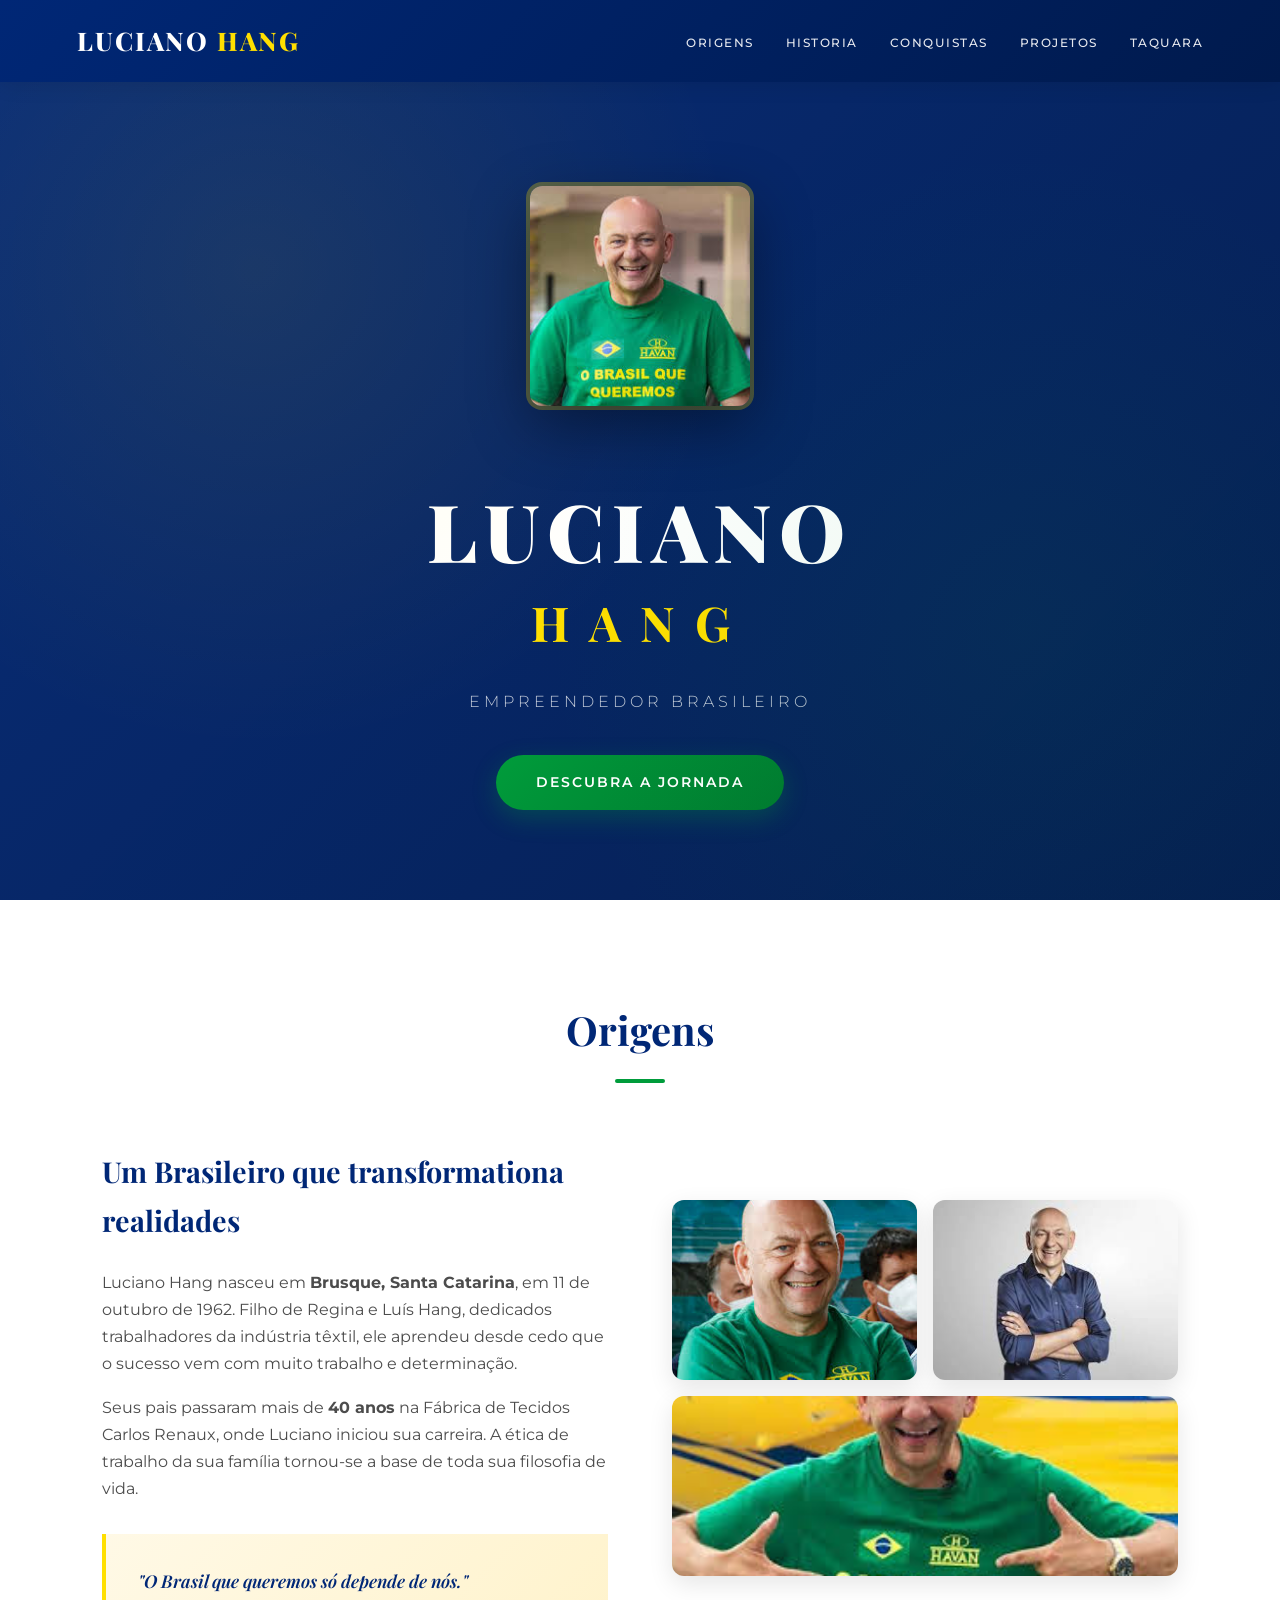
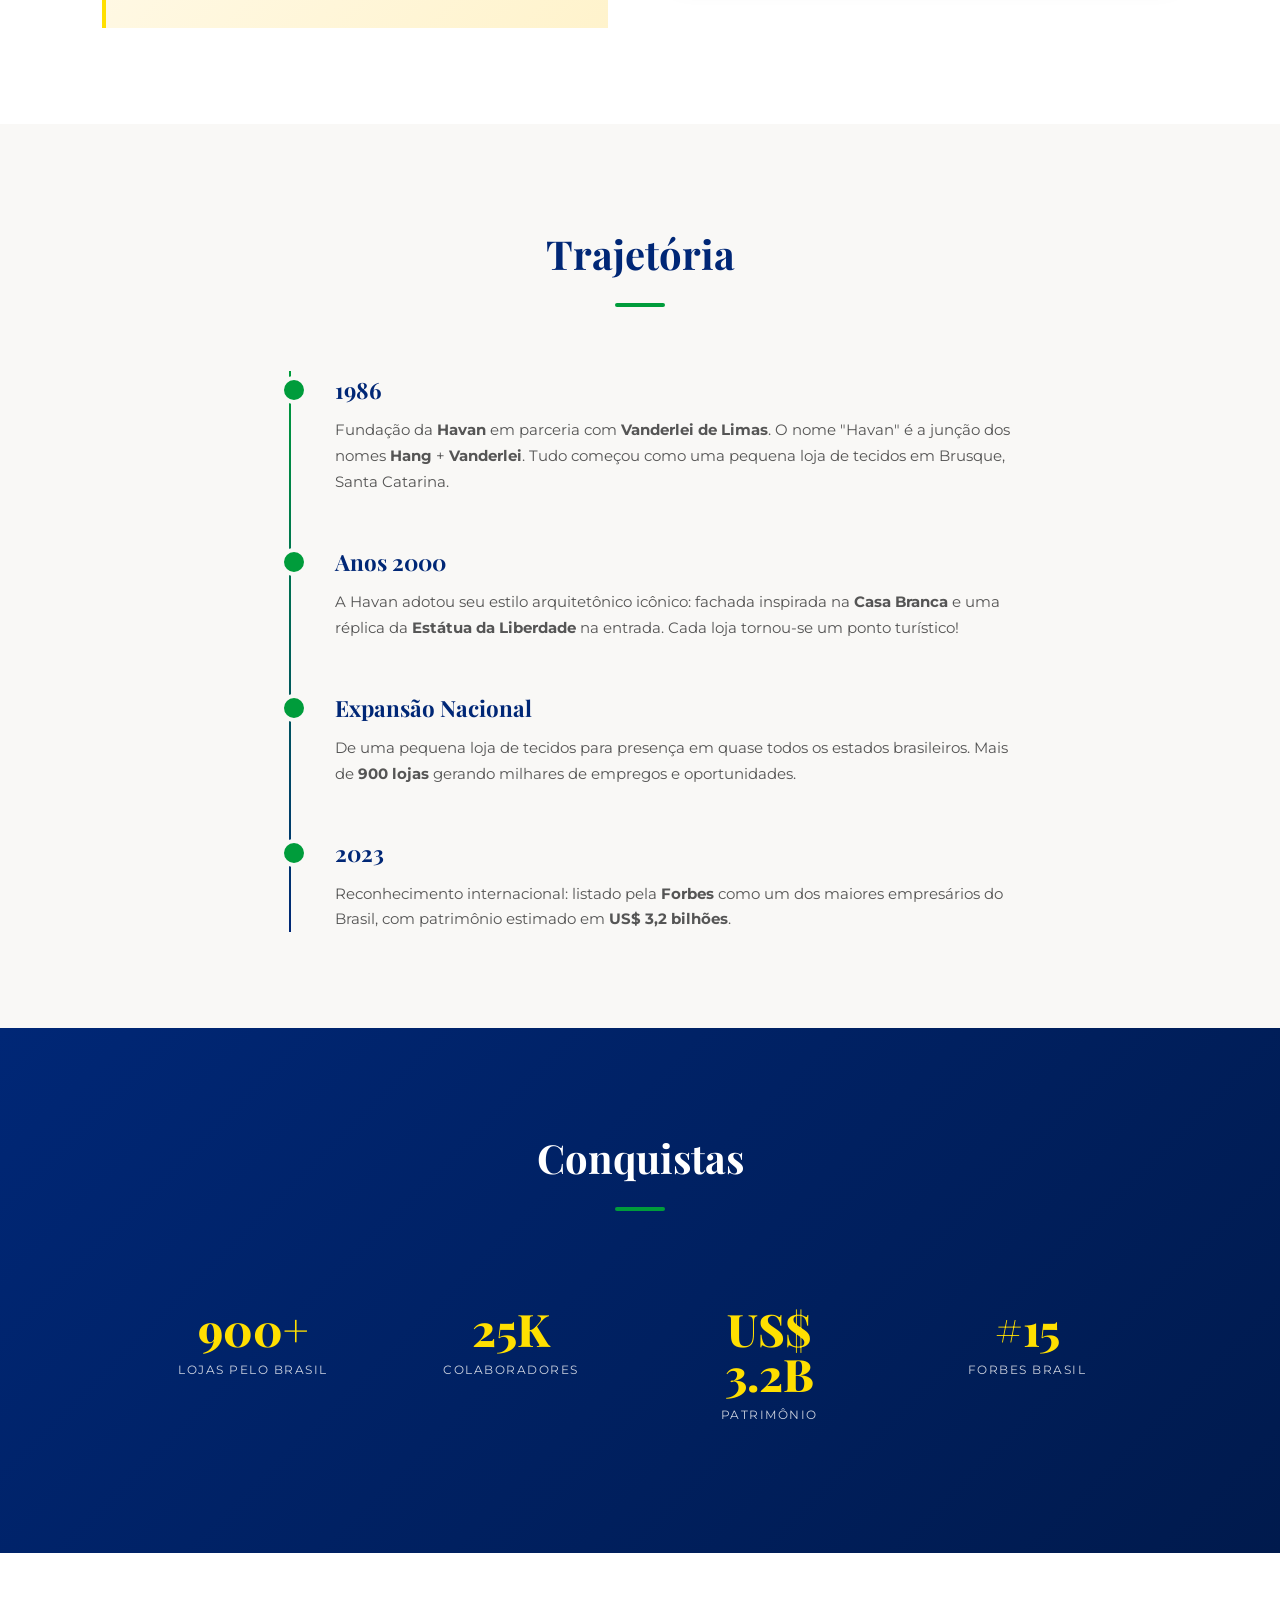
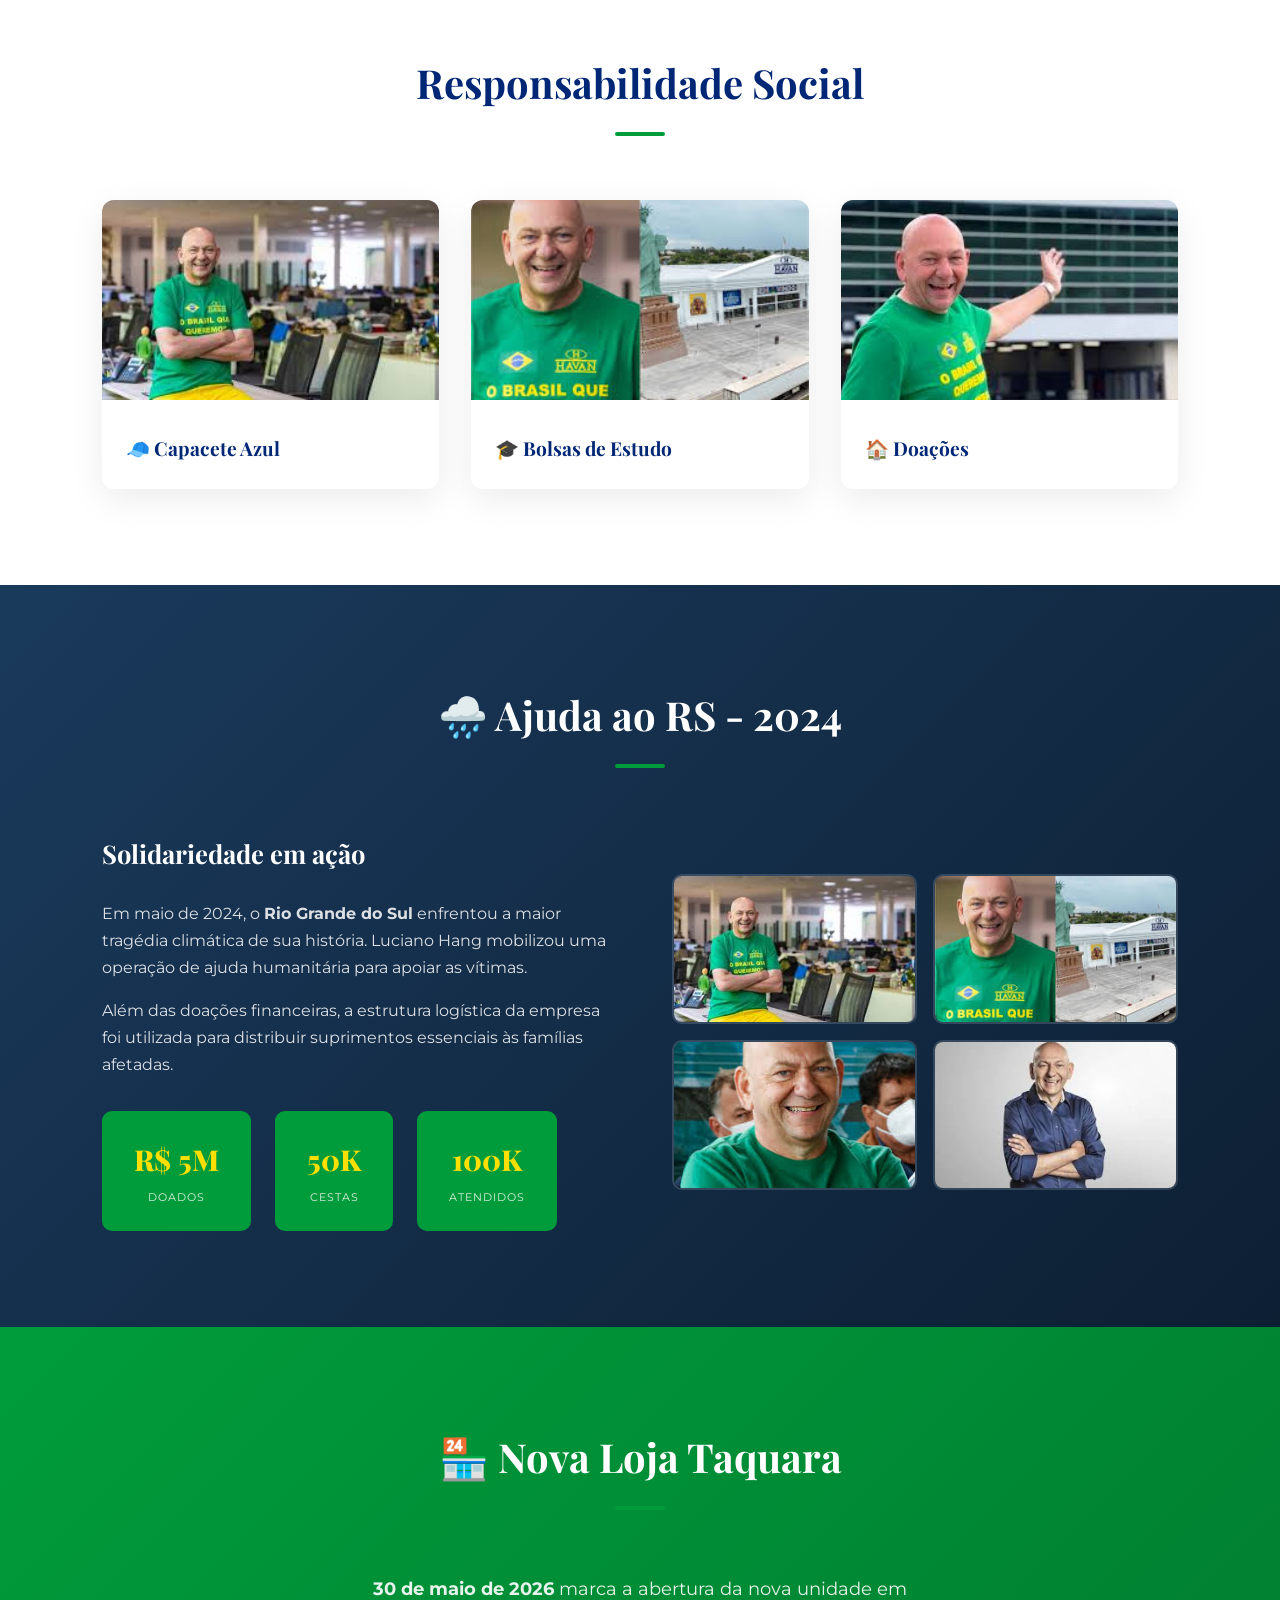
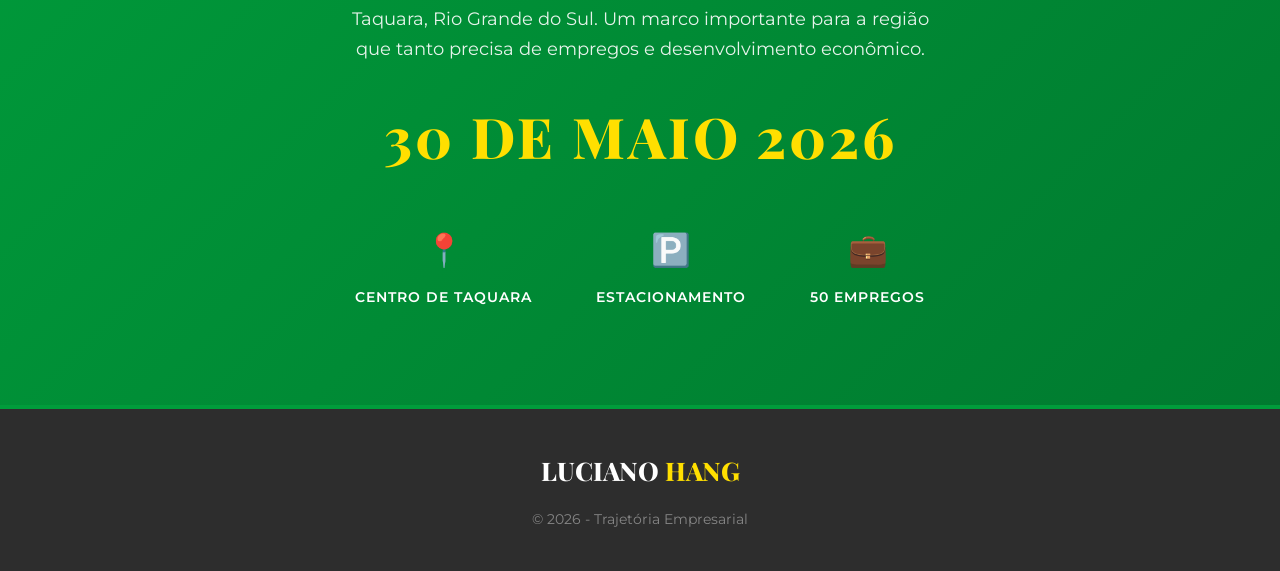
<file: index.html>
<!DOCTYPE html>
<html lang="pt-br">
<head>
    <meta charset="UTF-8">
    <meta name="viewport" content="width=device-width, initial-scale=1.0">
    <title>Luciano Hang | Trajetória Empresarial</title>
    <link rel="preconnect" href="https://fonts.googleapis.com">
    <link rel="preconnect" href="https://fonts.gstatic.com" crossorigin>
    <link href="https://fonts.googleapis.com/css2?family=Playfair+Display:wght@400;500;600;700;800;900&family=Montserrat:wght@300;400;500;600;700&display=swap" rel="stylesheet">
    <style>
        :root {
            --brand-blue: #002776;
            --brand-blue-dark: #001a4d;
            --brand-green: #009c3b;
            --brand-green-dark: #007a2f;
            --brand-yellow: #ffdf00;
            --brand-gold: #c9a227;
            --white: #ffffff;
            --cream: #f9f8f6;
            --charcoal: #2d2d2d;
            --silver: #8a8a8a;
        }
        
        * {
            margin: 0;
            padding: 0;
            box-sizing: border-box;
        }
        
        html {
            scroll-behavior: smooth;
        }
        
        body {
            font-family: 'Montserrat', sans-serif;
            background: var(--cream);
            color: var(--charcoal);
            line-height: 1.7;
        }
        
        /* ===== HEADER ===== */
        header {
            background: linear-gradient(135deg, var(--brand-blue) 0%, var(--brand-blue-dark) 100%);
            padding: 1.2rem 6%;
            display: flex;
            justify-content: space-between;
            align-items: center;
            position: fixed;
            top: 0;
            left: 0;
            right: 0;
            z-index: 1000;
            box-shadow: 0 2px 20px rgba(0,0,0,0.1);
        }
        
        .logo {
            font-family: 'Playfair Display', serif;
            font-size: 1.6rem;
            font-weight: 800;
            color: var(--white);
            letter-spacing: 2px;
        }
        
        .logo span {
            color: var(--brand-yellow);
        }
        
        nav ul {
            display: flex;
            list-style: none;
            gap: 2rem;
        }
        
        nav a {
            color: rgba(255,255,255,0.9);
            text-decoration: none;
            font-weight: 500;
            font-size: 0.75rem;
            text-transform: uppercase;
            letter-spacing: 1.5px;
            position: relative;
            padding: 0.3rem 0;
        }
        
        nav a::after {
            content: '';
            position: absolute;
            bottom: 0;
            left: 0;
            width: 0;
            height: 2px;
            background: var(--brand-yellow);
            transition: width 0.3s ease;
        }
        
        nav a:hover {
            color: var(--brand-yellow);
        }
        
        nav a:hover::after {
            width: 100%;
        }
        
        /* ===== HERO SECTION ===== */
        .hero {
            min-height: 100vh;
            background: 
                linear-gradient(135deg, rgba(0,39,118,0.97) 0%, rgba(0,26,77,0.98) 100%),
                url('data:image/svg+xml,<svg xmlns="http://www.w3.org/2000/svg" viewBox="0 0 100 100"><defs><pattern id="g" width="10" height="10" patternUnits="userSpaceOnUse"><circle cx="1" cy="1" r="1" fill="rgba(255,255,255,0.03)"/></pattern></defs><rect width="100" height="100" fill="url(%23g)"/></svg>');
            display: flex;
            flex-direction: column;
            justify-content: center;
            align-items: center;
            text-align: center;
            padding: 8rem 2rem 4rem;
            position: relative;
        }
        
        /* Decorative Elements */
        .hero::before {
            content: '';
            position: absolute;
            top: 0;
            left: 0;
            right: 0;
            bottom: 0;
            background: 
                radial-gradient(circle at 20% 30%, rgba(255,223,0,0.08) 0%, transparent 40%),
                radial-gradient(circle at 80% 70%, rgba(0,156,59,0.08) 0%, transparent 40%);
            pointer-events: none;
        }
        
        /* Avatar Image with floating animation */
        .avatar-container {
            position: relative;
            margin: 2rem 0;
            animation: float 4s ease-in-out infinite;
        }
        
        @keyframes float {
            0%, 100% { transform: translateY(0); }
            50% { transform: translateY(-15px); }
        }
        
        .avatar {
            width: 220px;
            height: auto;
            border-radius: 12px;
            box-shadow: 
                0 20px 60px rgba(0,0,0,0.4),
                0 0 0 4px rgba(255,223,0,0.3);
        }
        
        /* Name */
        .name-wrapper {
            margin-top: 2.5rem;
        }
        
        .name {
            font-family: 'Playfair Display', serif;
            font-size: 5rem;
            font-weight: 900;
            color: var(--white);
            letter-spacing: 8px;
            line-height: 1.1;
        }
        
        .name-sub {
            font-family: 'Playfair Display', serif;
            font-size: 3rem;
            font-weight: 700;
            color: var(--brand-yellow);
            letter-spacing: 20px;
            margin-top: 0.5rem;
        }
        
        .tagline {
            font-size: 1rem;
            color: rgba(255,255,255,0.75);
            text-transform: uppercase;
            letter-spacing: 4px;
            margin-top: 1.5rem;
            font-weight: 300;
        }
        
        .cta-btn {
            margin-top: 2.5rem;
            background: linear-gradient(135deg, var(--brand-green), var(--brand-green-dark));
            color: var(--white);
            padding: 1rem 2.5rem;
            font-size: 0.85rem;
            font-weight: 600;
            text-transform: uppercase;
            letter-spacing: 2px;
            text-decoration: none;
            border-radius: 50px;
            display: inline-block;
            transition: all 0.4s ease;
            box-shadow: 0 8px 25px rgba(0,156,59,0.3);
        }
        
        .cta-btn:hover {
            transform: translateY(-3px);
            box-shadow: 0 15px 40px rgba(0,156,59,0.4);
        }
        
        /* ===== SECTIONS ===== */
        section {
            padding: 6rem 8%;
        }
        
        .section-header {
            text-align: center;
            margin-bottom: 4rem;
        }
        
        .section-title {
            font-family: 'Playfair Display', serif;
            font-size: 2.5rem;
            font-weight: 700;
            color: var(--brand-blue);
            position: relative;
            display: inline-block;
        }
        
        .section-title::after {
            content: '';
            display: block;
            width: 50px;
            height: 4px;
            background: var(--brand-green);
            margin: 15px auto 0;
            border-radius: 2px;
        }
        
        /* Origins */
        .origins {
            background: var(--white);
        }
        
        .origins-grid {
            display: grid;
            grid-template-columns: 1fr 1fr;
            gap: 4rem;
            max-width: 1200px;
            margin: 0 auto;
            align-items: center;
        }
        
        .origins-text h3 {
            font-family: 'Playfair Display', serif;
            font-size: 1.8rem;
            color: var(--brand-blue);
            margin-bottom: 1.5rem;
        }
        
        .origins-text p {
            font-size: 1rem;
            color: var(--charcoal);
            margin-bottom: 1rem;
            opacity: 0.85;
        }
        
        .quote-box {
            background: linear-gradient(135deg, #fff9e6, #fff3cc);
            padding: 2rem;
            border-left: 4px solid var(--brand-yellow);
            margin-top: 2rem;
            font-family: 'Playfair Display', serif;
            font-size: 1.1rem;
            font-weight: 600;
            font-style: italic;
            color: var(--brand-blue);
        }
        
        .origins-images {
            display: grid;
            grid-template-columns: 1fr 1fr;
            gap: 1rem;
        }
        
        .origins-img {
            width: 100%;
            height: 180px;
            object-fit: cover;
            border-radius: 12px;
            transition: all 0.4s ease;
            box-shadow: 0 8px 25px rgba(0,0,0,0.1);
        }
        
        .origins-img:hover {
            transform: scale(1.03);
            box-shadow: 0 15px 40px rgba(0,0,0,0.15);
        }
        
        .origins-img.large {
            grid-column: span 2;
        }
        
        /* Timeline */
        .timeline-section {
            background: var(--cream);
        }
        
        .timeline {
            max-width: 750px;
            margin: 0 auto;
            position: relative;
        }
        
        .timeline::before {
            content: '';
            position: absolute;
            left: 24px;
            top: 0;
            bottom: 0;
            width: 2px;
            background: linear-gradient(180deg, var(--brand-green), var(--brand-blue));
        }
        
        .timeline-item {
            position: relative;
            padding-left: 70px;
            padding-bottom: 3rem;
        }
        
        .timeline-item:last-child {
            padding-bottom: 0;
        }
        
        .timeline-item::before {
            content: '';
            position: absolute;
            left: 15px;
            top: 5px;
            width: 20px;
            height: 20px;
            background: var(--brand-green);
            border: 4px solid var(--cream);
            border-radius: 50%;
        }
        
        .timeline-year {
            font-family: 'Playfair Display', serif;
            font-size: 1.4rem;
            font-weight: 700;
            color: var(--brand-blue);
            margin-bottom: 0.5rem;
        }
        
        .timeline-text {
            font-size: 0.95rem;
            color: var(--charcoal);
            opacity: 0.8;
            line-height: 1.7;
        }
        
        /* Achievements */
        .achievements {
            background: linear-gradient(135deg, var(--brand-blue), var(--brand-blue-dark));
            color: var(--white);
            text-align: center;
        }
        
        .achievements .section-title {
            color: var(--white);
        }
        
        .achievements-grid {
            display: grid;
            grid-template-columns: repeat(4, 1fr);
            gap: 2rem;
            max-width: 1000px;
            margin: 0 auto;
        }
        
        .achievement-card {
            padding: 2rem 1.5rem;
        }
        
        .achievement-num {
            font-family: 'Playfair Display', serif;
            font-size: 2.8rem;
            font-weight: 800;
            color: var(--brand-yellow);
            line-height: 1;
        }
        
        .achievement-label {
            font-size: 0.75rem;
            text-transform: uppercase;
            letter-spacing: 1.5px;
            opacity: 0.8;
            margin-top: 0.5rem;
        }
        
        /* Projects */
        .projects {
            background: var(--white);
        }
        
        .projects-grid {
            display: grid;
            grid-template-columns: repeat(3, 1fr);
            gap: 2rem;
            max-width: 1100px;
            margin: 0 auto;
        }
        
        .project-card {
            border-radius: 12px;
            overflow: hidden;
            box-shadow: 0 10px 35px rgba(0,0,0,0.08);
            transition: all 0.4s ease;
        }
        
        .project-card:hover {
            transform: translateY(-10px);
            box-shadow: 0 20px 50px rgba(0,0,0,0.15);
        }
        
        .project-img {
            width: 100%;
            height: 200px;
            object-fit: cover;
        }
        
        .project-info {
            padding: 1.5rem;
            background: var(--white);
        }
        
        .project-title {
            font-family: 'Playfair Display', serif;
            font-size: 1.2rem;
            font-weight: 700;
            color: var(--brand-blue);
        }
        
        /* RS Help */
        .rs-help {
            background: linear-gradient(135deg, #1a3a5c, #0d1f33);
            color: var(--white);
        }
        
        .rs-help .section-title {
            color: var(--white);
        }
        
        .rs-content {
            display: grid;
            grid-template-columns: 1fr 1fr;
            gap: 4rem;
            max-width: 1100px;
            margin: 0 auto;
            align-items: center;
        }
        
        .rs-text h3 {
            font-family: 'Playfair Display', serif;
            font-size: 1.6rem;
            margin-bottom: 1.5rem;
        }
        
        .rs-text p {
            font-size: 1rem;
            opacity: 0.85;
            margin-bottom: 1rem;
        }
        
        .rs-stats {
            display: flex;
            gap: 1.5rem;
            margin-top: 2rem;
        }
        
        .rs-stat {
            background: var(--brand-green);
            padding: 1.5rem 2rem;
            border-radius: 10px;
            text-align: center;
            min-width: 110px;
        }
        
        .rs-stat-num {
            font-family: 'Playfair Display', serif;
            font-size: 1.8rem;
            font-weight: 800;
            color: var(--brand-yellow);
        }
        
        .rs-stat-label {
            font-size: 0.7rem;
            text-transform: uppercase;
            letter-spacing: 1px;
            opacity: 0.85;
            margin-top: 0.3rem;
        }
        
        .rs-images {
            display: grid;
            grid-template-columns: 1fr 1fr;
            gap: 1rem;
        }
        
        .rs-img {
            width: 100%;
            height: 150px;
            object-fit: cover;
            border-radius: 10px;
            border: 2px solid rgba(255,255,255,0.15);
        }
        
        /* Taquara */
        .taquara {
            background: linear-gradient(135deg, var(--brand-green), var(--brand-green-dark));
            color: var(--white);
            text-align: center;
        }
        
        .taquara .section-title {
            color: var(--white);
        }
        
        .taquara-date {
            font-family: 'Playfair Display', serif;
            font-size: 3.5rem;
            font-weight: 800;
            color: var(--brand-yellow);
            margin: 1.5rem 0;
            letter-spacing: 3px;
        }
        
        .taquara-desc {
            font-size: 1.1rem;
            opacity: 0.9;
            max-width: 600px;
            margin: 0 auto;
        }
        
        .taquara-info {
            display: flex;
            justify-content: center;
            gap: 4rem;
            margin-top: 2.5rem;
        }
        
        .taquara-item {
            text-align: center;
        }
        
        .taquara-icon {
            font-size: 2rem;
            margin-bottom: 0.5rem;
        }
        
        .taquara-label {
            font-weight: 600;
            font-size: 0.85rem;
            text-transform: uppercase;
            letter-spacing: 1px;
        }
        
        /* Footer */
        footer {
            background: var(--charcoal);
            color: rgba(255,255,255,0.7);
            text-align: center;
            padding: 2.5rem;
            border-top: 4px solid var(--brand-green);
        }
        
        .footer-logo {
            font-family: 'Playfair Display', serif;
            font-size: 1.6rem;
            font-weight: 800;
            color: var(--white);
        }
        
        .footer-logo span {
            color: var(--brand-yellow);
        }
        
        .footer-text {
            margin-top: 1rem;
            font-size: 0.85rem;
            opacity: 0.6;
        }
        
        /* Responsive */
        @media (max-width: 900px) {
            .name {
                font-size: 3.2rem;
                letter-spacing: 4px;
            }
            
            .name-sub {
                font-size: 2rem;
                letter-spacing: 10px;
            }
            
            .avatar {
                width: 180px;
            }
            
            .origins-grid,
            .rs-content {
                grid-template-columns: 1fr;
            }
            
            .achievements-grid {
                grid-template-columns: repeat(2, 1fr);
            }
            
            .projects-grid {
                grid-template-columns: 1fr;
            }
            
            nav ul {
                display: none;
            }
            
            section {
                padding: 4rem 5%;
            }
        }
        
        @media (max-width: 480px) {
            .name {
                font-size: 2.5rem;
            }
            
            .name-sub {
                font-size: 1.5rem;
                letter-spacing: 5px;
            }
            
            .section-title {
                font-size: 1.8rem;
            }
            
            .achievement-num {
                font-size: 2rem;
            }
            
            .taquara-date {
                font-size: 2.5rem;
            }
        }
    </style>
</head>
<body>
    <!-- Header -->
    <header>
        <div class="logo">LUCIANO <span>HANG</span></div>
        <nav>
            <ul>
                <li><a href="#origins">Origens</a></li>
                <li><a href="#timeline">Historia</a></li>
                <li><a href="#achievements">Conquistas</a></li>
                <li><a href="#projects">Projetos</a></li>
                <li><a href="#taquara">Taquara</a></li>
            </ul>
        </nav>
    </header>

    <main>
        <!-- Hero -->
        <section class="hero">
            <div class="avatar-container">
                <img src="Assets/download.jpg" alt="Luciano Hang" class="avatar">
            </div>
            
            <div class="name-wrapper">
                <h1 class="name">LUCIANO</h1>
                <div class="name-sub">HANG</div>
            </div>
            
            <p class="tagline">Empreendedor Brasileiro</p>
            <a href="#origins" class="cta-btn">Descubra a Jornada</a>
        </section>

        <!-- Origins -->
        <section class="origins" id="origins">
            <div class="section-header">
                <h2 class="section-title">Origens</h2>
            </div>
            <div class="origins-grid">
                <div class="origins-text">
                    <h3>Um Brasileiro que transformationa realidades</h3>
                    <p>Luciano Hang nasceu em <strong>Brusque, Santa Catarina</strong>, em 11 de outubro de 1962. Filho de Regina e Luís Hang, dedicados trabalhadores da indústria têxtil, ele aprendeu desde cedo que o sucesso vem com muito trabalho e determinação.</p>
                    <p>Seus pais passaram mais de <strong>40 anos</strong> na Fábrica de Tecidos Carlos Renaux, onde Luciano iniciou sua carreira. A ética de trabalho da sua família tornou-se a base de toda sua filosofia de vida.</p>
                    <div class="quote-box">
                        "O Brasil que queremos só depende de nós."
                    </div>
                </div>
                <div class="origins-images">
                    <img src="Assets/download (1).jpg" alt="Luciano Hang" class="origins-img">
                    <img src="Assets/download (2).jpg" alt="Luciano Hang" class="origins-img">
                    <img src="Assets/download (3).jpg" alt="Luciano Hang" class="origins-img large">
                </div>
            </div>
        </section>

        <!-- Timeline -->
        <section class="timeline-section" id="timeline">
            <div class="section-header">
                <h2 class="section-title">Trajetória</h2>
            </div>
            <div class="timeline">
                <div class="timeline-item">
                    <div class="timeline-year">1986</div>
                    <p class="timeline-text">Fundação da <strong>Havan</strong> em parceria com <strong>Vanderlei de Limas</strong>. O nome "Havan" é a junção dos nomes <strong>Hang</strong> + <strong>Vanderlei</strong>. Tudo começou como uma pequena loja de tecidos em Brusque, Santa Catarina.</p>
                </div>
                <div class="timeline-item">
                    <div class="timeline-year">Anos 2000</div>
                    <p class="timeline-text">A Havan adotou seu estilo arquitetônico icônico: fachada inspirada na <strong>Casa Branca</strong> e uma réplica da <strong>Estátua da Liberdade</strong> na entrada. Cada loja tornou-se um ponto turístico!</p>
                </div>
                <div class="timeline-item">
                    <div class="timeline-year">Expansão Nacional</div>
                    <p class="timeline-text">De uma pequena loja de tecidos para presença em quase todos os estados brasileiros. Mais de <strong>900 lojas</strong> gerando milhares de empregos e oportunidades.</p>
                </div>
                <div class="timeline-item">
                    <div class="timeline-year">2023</div>
                    <p class="timeline-text">Reconhecimento internacional: listado pela <strong>Forbes</strong> como um dos maiores empresários do Brasil, com patrimônio estimado em <strong>US$ 3,2 bilhões</strong>.</p>
                </div>
            </div>
        </section>

        <!-- Achievements -->
        <section class="achievements" id="achievements">
            <div class="section-header">
                <h2 class="section-title">Conquistas</h2>
            </div>
            <div class="achievements-grid">
                <div class="achievement-card">
                    <div class="achievement-num">900+</div>
                    <div class="achievement-label">Lojas pelo Brasil</div>
                </div>
                <div class="achievement-card">
                    <div class="achievement-num">25K</div>
                    <div class="achievement-label">Colaboradores</div>
                </div>
                <div class="achievement-card">
                    <div class="achievement-num">US$ 3.2B</div>
                    <div class="achievement-label">Patrimônio</div>
                </div>
                <div class="achievement-card">
                    <div class="achievement-num">#15</div>
                    <div class="achievement-label">Forbes Brasil</div>
                </div>
            </div>
        </section>

        <!-- Projects -->
        <section class="projects" id="projects">
            <div class="section-header">
                <h2 class="section-title">Responsabilidade Social</h2>
            </div>
            <div class="projects-grid">
                <div class="project-card">
                    <img src="Assets/images.jpg" alt="Projeto Social" class="project-img">
                    <div class="project-info">
                        <h3 class="project-title">🧢 Capacete Azul</h3>
                    </div>
                </div>
                <div class="project-card">
                    <img src="Assets/images (1).jpg" alt="Bolsa de Estudos" class="project-img">
                    <div class="project-info">
                        <h3 class="project-title">🎓 Bolsas de Estudo</h3>
                    </div>
                </div>
                <div class="project-card">
                    <img src="Assets/download (4).jpg" alt="Doações" class="project-img">
                    <div class="project-info">
                        <h3 class="project-title">🏠 Doações</h3>
                    </div>
                </div>
            </div>
        </section>

        <!-- RS Help -->
        <section class="rs-help">
            <div class="section-header">
                <h2 class="section-title">🌧️ Ajuda ao RS - 2024</h2>
            </div>
            <div class="rs-content">
                <div class="rs-text">
                    <h3>Solidariedade em ação</h3>
                    <p>Em maio de 2024, o <strong>Rio Grande do Sul</strong> enfrentou a maior tragédia climática de sua história. Luciano Hang mobilizou uma operação de ajuda humanitária para apoiar as vítimas.</p>
                    <p>Além das doações financeiras, a estrutura logística da empresa foi utilizada para distribuir suprimentos essenciais às famílias afetadas.</p>
                    <div class="rs-stats">
                        <div class="rs-stat">
                            <div class="rs-stat-num">R$ 5M</div>
                            <div class="rs-stat-label">Doados</div>
                        </div>
                        <div class="rs-stat">
                            <div class="rs-stat-num">50K</div>
                            <div class="rs-stat-label">Cestas</div>
                        </div>
                        <div class="rs-stat">
                            <div class="rs-stat-num">100K</div>
                            <div class="rs-stat-label">Atendidos</div>
                        </div>
                    </div>
                </div>
                <div class="rs-images">
                    <img src="Assets/images.jpg" alt="Ajuda RS" class="rs-img">
                    <img src="Assets/images (1).jpg" alt="Ajuda RS" class="rs-img">
                    <img src="Assets/download (1).jpg" alt="Ajuda RS" class="rs-img">
                    <img src="Assets/download (2).jpg" alt="Ajuda RS" class="rs-img">
                </div>
            </div>
        </section>

        <!-- Taquara -->
        <section class="taquara">
            <div class="section-header">
                <h2 class="section-title">🏪 Nova Loja Taquara</h2>
            </div>
            <p class="taquara-desc">
                <strong>30 de maio de 2026</strong> marca a abertura da nova unidade em Taquara, Rio Grande do Sul. Um marco importante para a região que tanto precisa de empregos e desenvolvimento econômico.
            </p>
            <div class="taquara-date">30 DE MAIO 2026</div>
            <div class="taquara-info">
                <div class="taquara-item">
                    <div class="taquara-icon">📍</div>
                    <div class="taquara-label">Centro de Taquara</div>
                </div>
                <div class="taquara-item">
                    <div class="taquara-icon">🅿️</div>
                    <div class="taquara-label">Estacionamento</div>
                </div>
                <div class="taquara-item">
                    <div class="taquara-icon">💼</div>
                    <div class="taquara-label">50 Empregos</div>
                </div>
            </div>
        </section>
    </main>

    <footer>
        <div class="footer-logo">LUCIANO <span>HANG</span></div>
        <p class="footer-text">© 2026 - Trajetória Empresarial</p>
    </footer>
</body>
</html>
</file>
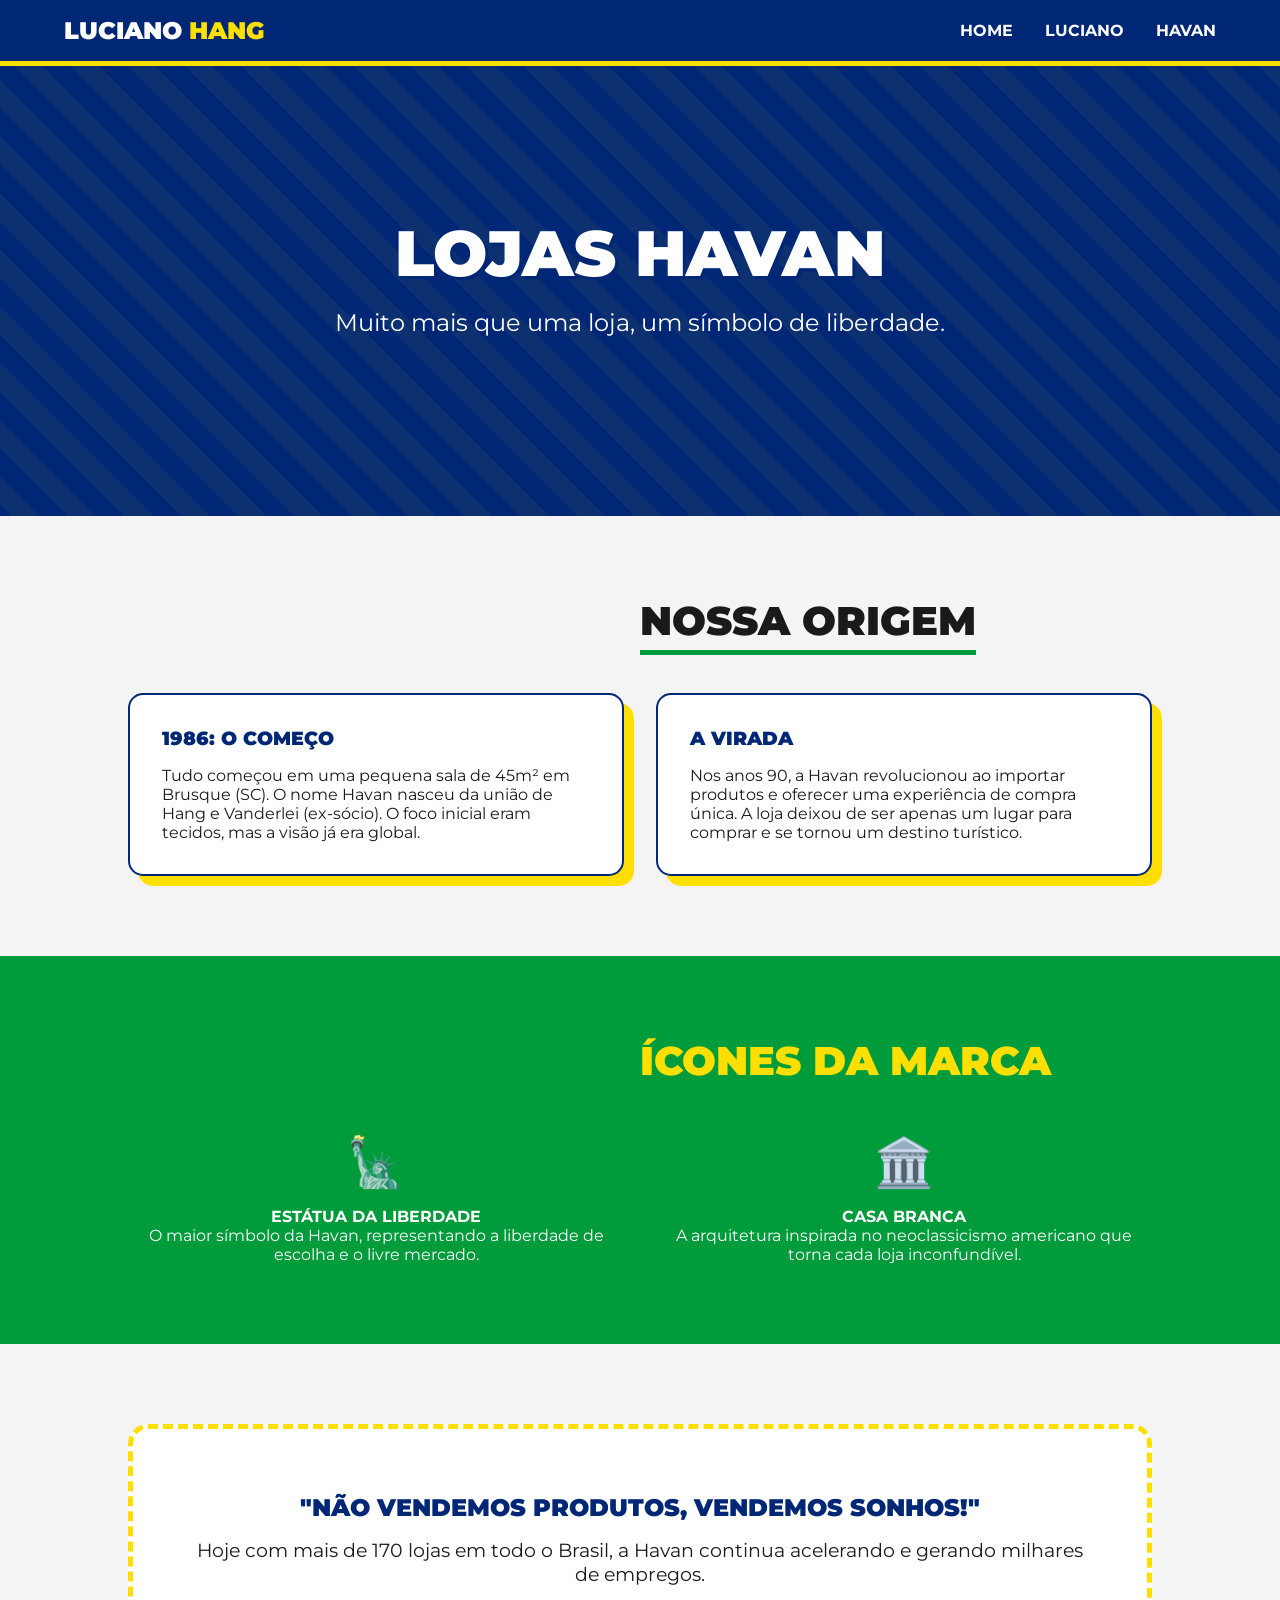
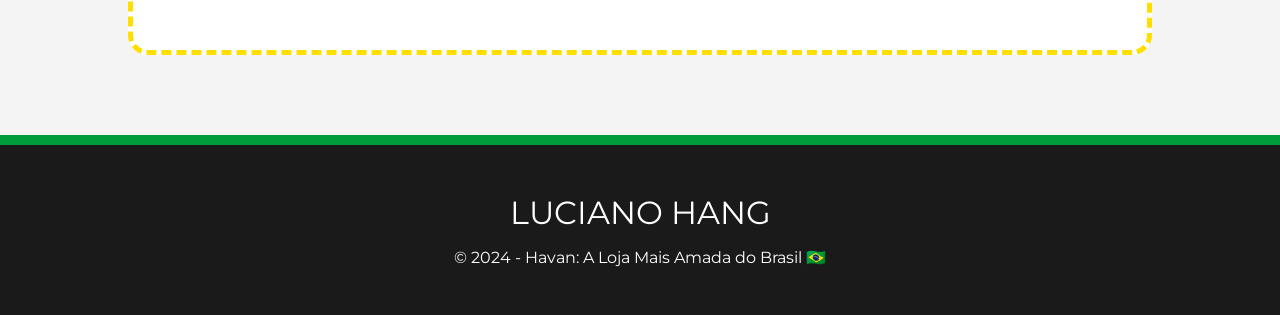
<file: Luciano hang/havan.html>
<!DOCTYPE html>
<html lang="pt-br">
<head>
    <meta charset="UTF-8">
    <meta name="viewport" content="width=device-width, initial-scale=1.0">
    <title>História das Lojas Havan | O Império do Varejo</title>
    <link rel="stylesheet" href="style.css">
    <link href="https://fonts.googleapis.com/css2?family=Montserrat:wght@400;700;900&display=swap" rel="stylesheet">
</head>
<body>
    <header>
        <div class="logo">LUCIANO <span>HANG</span></div>
        <nav>
            <ul>
                <li><a href="index.html">Home</a></li>
                <li><a href="luciano.html">Luciano</a></li>
                <li><a href="havan.html">Havan</a></li>
            </ul>
        </nav>
    </header>

    <main>
        <section class="hero" style="height: 50vh; background: var(--blue);">
            <div class="hero-content animate">
                <h1>LOJAS HAVAN</h1>
                <p>Muito mais que uma loja, um símbolo de liberdade.</p>
            </div>
        </section>

        <section>
            <h2 class="section-title animate">Nossa Origem</h2>
            <div class="grid-container">
                <div class="card animate">
                    <h3>1986: O COMEÇO</h3>
                    <p>Tudo começou em uma pequena sala de 45m² em Brusque (SC). O nome Havan nasceu da união de Hang e Vanderlei (ex-sócio). O foco inicial eram tecidos, mas a visão já era global.</p>
                </div>
                <div class="card animate">
                    <h3>A VIRADA</h3>
                    <p>Nos anos 90, a Havan revolucionou ao importar produtos e oferecer uma experiência de compra única. A loja deixou de ser apenas um lugar para comprar e se tornou um destino turístico.</p>
                </div>
            </div>
        </section>

        <section style="background: var(--green); color: var(--white);">
            <h2 class="section-title animate" style="color: var(--yellow);">Ícones da Marca</h2>
            <div class="grid-container">
                <div class="animate" style="text-align: center;">
                    <h3 style="font-size: 3rem; margin-bottom: 1rem;">🗽</h3>
                    <h4>ESTÁTUA DA LIBERDADE</h4>
                    <p>O maior símbolo da Havan, representando a liberdade de escolha e o livre mercado.</p>
                </div>
                <div class="animate" style="text-align: center;">
                    <h3 style="font-size: 3rem; margin-bottom: 1rem;">🏛️</h3>
                    <h4>CASA BRANCA</h4>
                    <p>A arquitetura inspirada no neoclassicismo americano que torna cada loja inconfundível.</p>
                </div>
            </div>
        </section>

        <section>
            <div class="animate" style="text-align: center; background: var(--white); padding: 4rem; border-radius: 20px; border: 5px dashed var(--yellow);">
                <h2 style="color: var(--blue);">"NÃO VENDEMOS PRODUTOS, VENDEMOS SONHOS!"</h2>
                <p style="margin-top: 1rem; font-size: 1.2rem;">Hoje com mais de 170 lojas em todo o Brasil, a Havan continua acelerando e gerando milhares de empregos.</p>
            </div>
        </section>
    </main>

    <footer>
        <div class="footer-logo">LUCIANO <span>HANG</span></div>
        <p>&copy; 2024 - Havan: A Loja Mais Amada do Brasil 🇧🇷</p>
    </footer>

    <script src="script.js"></script>
</body>
</html>
</file>
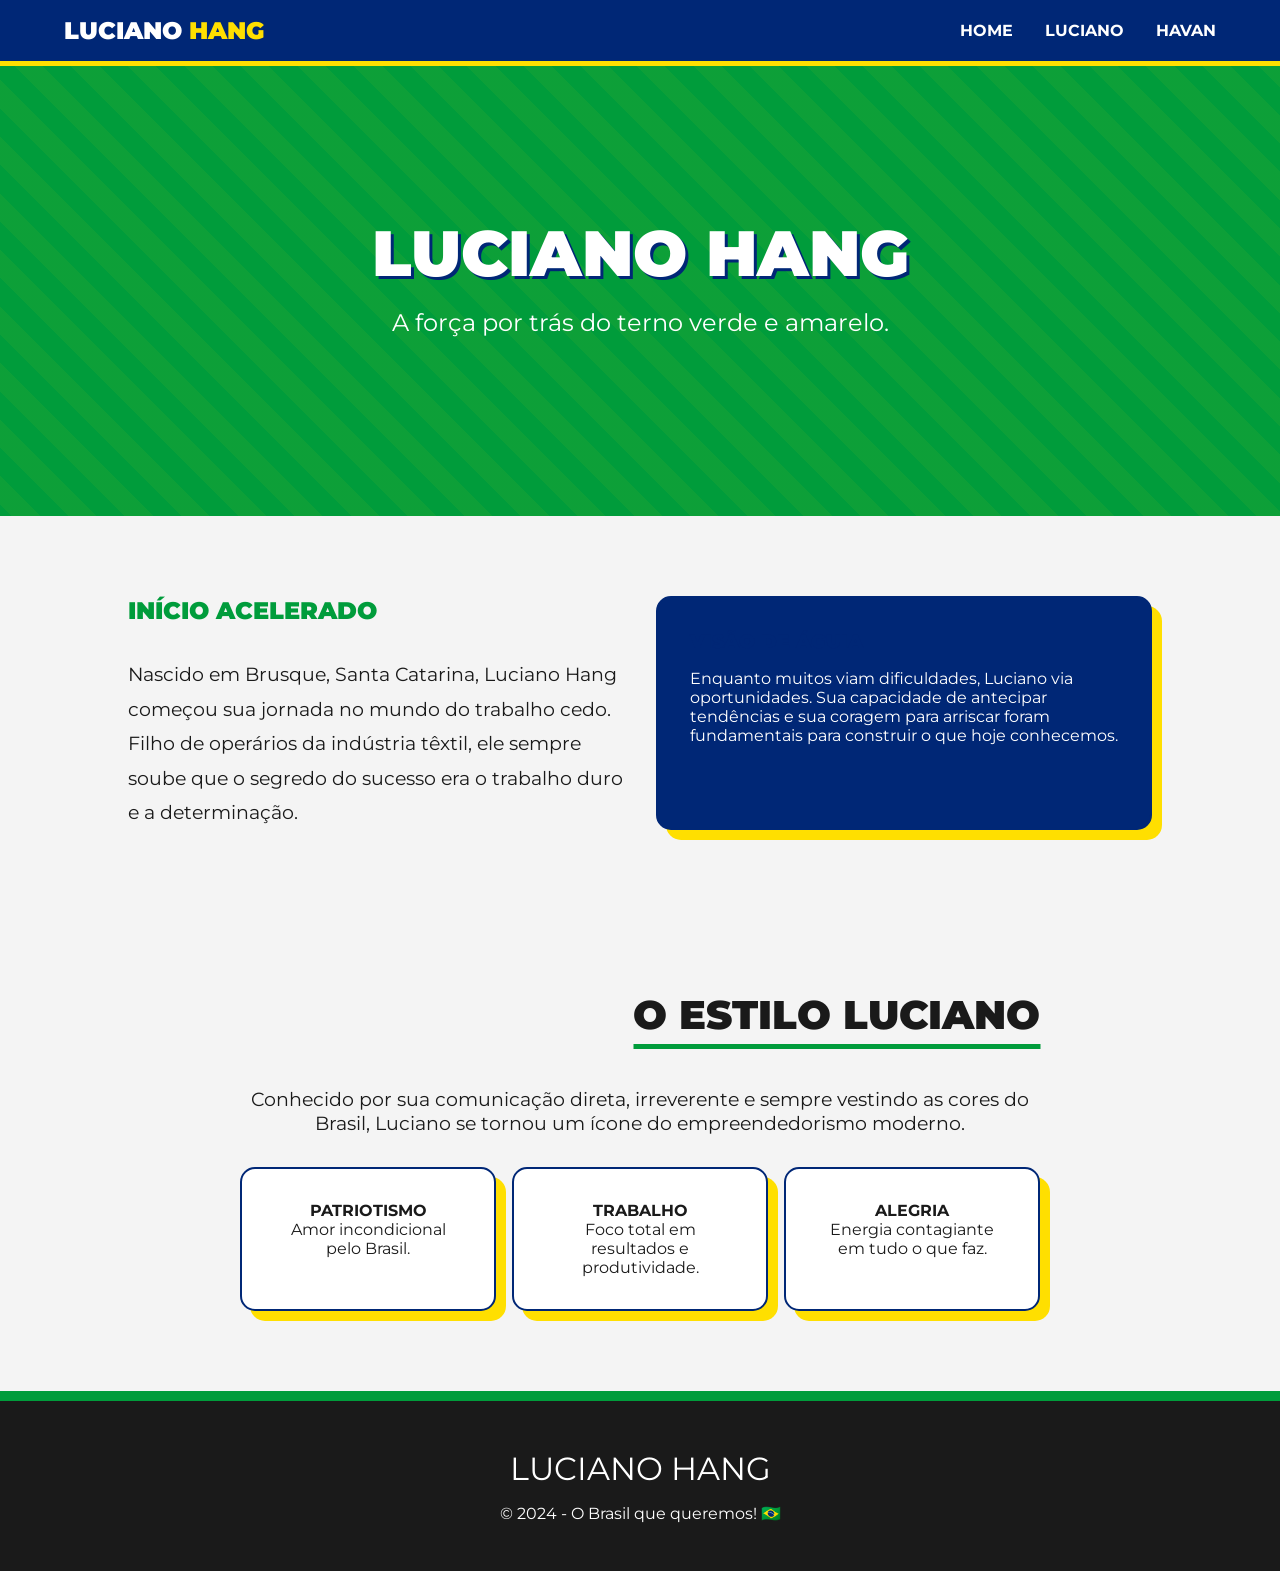
<file: Luciano hang/luciano.html>
<!DOCTYPE html>
<html lang="pt-br">
<head>
    <meta charset="UTF-8">
    <meta name="viewport" content="width=device-width, initial-scale=1.0">
    <title>História de Luciano Hang | Empreendedorismo</title>
    <link rel="stylesheet" href="style.css">
    <link href="https://fonts.googleapis.com/css2?family=Montserrat:wght@400;700;900&display=swap" rel="stylesheet">
</head>
<body>
    <header>
        <div class="logo">LUCIANO <span>HANG</span></div>
        <nav>
            <ul>
                <li><a href="index.html">Home</a></li>
                <li><a href="luciano.html">Luciano</a></li>
                <li><a href="havan.html">Havan</a></li>
            </ul>
        </nav>
    </header>

    <main>
        <section class="hero" style="height: 50vh; background: var(--green);">
            <div class="hero-content animate">
                <h1>LUCIANO HANG</h1>
                <p>A força por trás do terno verde e amarelo.</p>
            </div>
        </section>

        <section>
            <div class="grid-container">
                <div class="animate">
                    <h2 style="color: var(--green); margin-bottom: 2rem;">INÍCIO ACELERADO</h2>
                    <p style="font-size: 1.2rem; line-height: 1.8;">Nascido em Brusque, Santa Catarina, Luciano Hang começou sua jornada no mundo do trabalho cedo. Filho de operários da indústria têxtil, ele sempre soube que o segredo do sucesso era o trabalho duro e a determinação.</p>
                </div>
                <div class="card animate" style="background: var(--blue); color: var(--white);">
                    <h3>VISÃO DE ÁGUIA</h3>
                    <p>Enquanto muitos viam dificuldades, Luciano via oportunidades. Sua capacidade de antecipar tendências e sua coragem para arriscar foram fundamentais para construir o que hoje conhecemos.</p>
                </div>
            </div>
        </section>

        <section style="background: var(--light-gray);">
            <div class="animate" style="max-width: 800px; margin: 0 auto; text-align: center;">
                <h2 class="section-title">O ESTILO LUCIANO</h2>
                <p style="font-size: 1.2rem; margin-bottom: 2rem;">Conhecido por sua comunicação direta, irreverente e sempre vestindo as cores do Brasil, Luciano se tornou um ícone do empreendedorismo moderno.</p>
                <div style="display: flex; justify-content: space-around; flex-wrap: wrap; gap: 1rem;">
                    <div class="card" style="flex: 1; min-width: 200px;">
                        <h4>PATRIOTISMO</h4>
                        <p>Amor incondicional pelo Brasil.</p>
                    </div>
                    <div class="card" style="flex: 1; min-width: 200px;">
                        <h4>TRABALHO</h4>
                        <p>Foco total em resultados e produtividade.</p>
                    </div>
                    <div class="card" style="flex: 1; min-width: 200px;">
                        <h4>ALEGRIA</h4>
                        <p>Energia contagiante em tudo o que faz.</p>
                    </div>
                </div>
            </div>
        </section>
    </main>

    <footer>
        <div class="footer-logo">LUCIANO <span>HANG</span></div>
        <p>&copy; 2024 - O Brasil que queremos! 🇧🇷</p>
    </footer>

    <script src="script.js"></script>
</body>
</html>
</file>
<file: Luciano hang/style.css>
:root {
    --green: #009c3b;
    --yellow: #ffdf00;
    --blue: #002776;
    --white: #ffffff;
    --black: #1a1a1a;
    --light-gray: #f4f4f4;
}

* {
    margin: 0;
    padding: 0;
    box-sizing: border-box;
    font-family: 'Montserrat', sans-serif;
}

body {
    background-color: var(--light-gray);
    color: var(--black);
    overflow-x: hidden;
}

h1, h2, h3 {
    text-transform: uppercase;
    font-weight: 900;
}

/* Animations */
@keyframes slideIn {
    from { opacity: 0; transform: translateY(50px); }
    to { opacity: 1; transform: translateY(0); }
}

@keyframes pulse {
    0% { transform: scale(1); }
    50% { transform: scale(1.05); }
    100% { transform: scale(1); }
}

@keyframes float {
    0% { transform: translateY(0px); }
    50% { transform: translateY(-10px); }
    100% { transform: translateY(0px); }
}

.animate {
    opacity: 0;
    transition: all 0.8s ease-out;
}

.animate.visible {
    opacity: 1;
    transform: translateY(0);
}

/* Layout */
header {
    background: var(--blue);
    padding: 1rem 5%;
    display: flex;
    justify-content: space-between;
    align-items: center;
    position: sticky;
    top: 0;
    z-index: 1000;
    border-bottom: 5px solid var(--yellow);
}

.logo {
    color: var(--white);
    font-size: 1.5rem;
    font-weight: 900;
}

.logo span {
    color: var(--yellow);
}

nav ul {
    display: flex;
    list-style: none;
}

nav ul li {
    margin-left: 2rem;
}

nav ul li a {
    color: var(--white);
    text-decoration: none;
    font-weight: 700;
    text-transform: uppercase;
    transition: color 0.3s;
}

nav ul li a:hover {
    color: var(--yellow);
}

/* Hero Section */
.hero {
    height: 80vh;
    background: linear-gradient(135deg, var(--green) 0%, var(--blue) 100%);
    display: flex;
    flex-direction: column;
    justify-content: center;
    align-items: center;
    text-align: center;
    color: var(--white);
    padding: 2rem;
    position: relative;
    overflow: hidden;
}

.hero::after {
    content: '';
    position: absolute;
    width: 200%;
    height: 200%;
    background: repeating-linear-gradient(45deg, transparent, transparent 20px, rgba(255, 223, 0, 0.05) 20px, rgba(255, 223, 0, 0.05) 40px);
    z-index: 0;
}

.hero-content {
    position: relative;
    z-index: 1;
}

.hero h1 {
    font-size: 4rem;
    margin-bottom: 1rem;
    text-shadow: 3px 3px 0px var(--blue);
}

.hero p {
    font-size: 1.5rem;
    max-width: 800px;
    margin-bottom: 2rem;
}

.btn-main {
    background: var(--yellow);
    color: var(--blue);
    padding: 1rem 2.5rem;
    border: none;
    border-radius: 50px;
    font-weight: 900;
    font-size: 1.2rem;
    cursor: pointer;
    text-decoration: none;
    display: inline-block;
    transition: transform 0.3s, box-shadow 0.3s;
    animation: pulse 2s infinite;
}

.btn-main:hover {
    transform: scale(1.1);
    box-shadow: 0 10px 20px rgba(0,0,0,0.2);
}

/* Sections */
section {
    padding: 5rem 10%;
}

.section-title {
    text-align: center;
    font-size: 2.5rem;
    margin-bottom: 3rem;
    position: relative;
    display: inline-block;
    left: 50%;
    transform: translateX(-50%);
}

.section-title::after {
    content: '';
    position: absolute;
    bottom: -10px;
    left: 0;
    width: 100%;
    height: 5px;
    background: var(--green);
}

.grid-container {
    display: grid;
    grid-template-columns: repeat(auto-fit, minmax(300px, 1fr));
    gap: 2rem;
}

.card {
    background: var(--white);
    padding: 2rem;
    border-radius: 15px;
    box-shadow: 10px 10px 0px var(--yellow);
    border: 2px solid var(--blue);
    transition: transform 0.3s;
}

.card:hover {
    transform: rotate(-2deg) scale(1.02);
}

.card h3 {
    color: var(--blue);
    margin-bottom: 1rem;
}

/* Footer */
footer {
    background: var(--black);
    color: var(--white);
    padding: 3rem 5%;
    text-align: center;
    border-top: 10px solid var(--green);
}

.footer-logo {
    font-size: 2rem;
    margin-bottom: 1rem;
}

/* Responsive */
@media (max-width: 768px) {
    .hero h1 { font-size: 2.5rem; }
    nav ul { display: none; }
}
</file>
